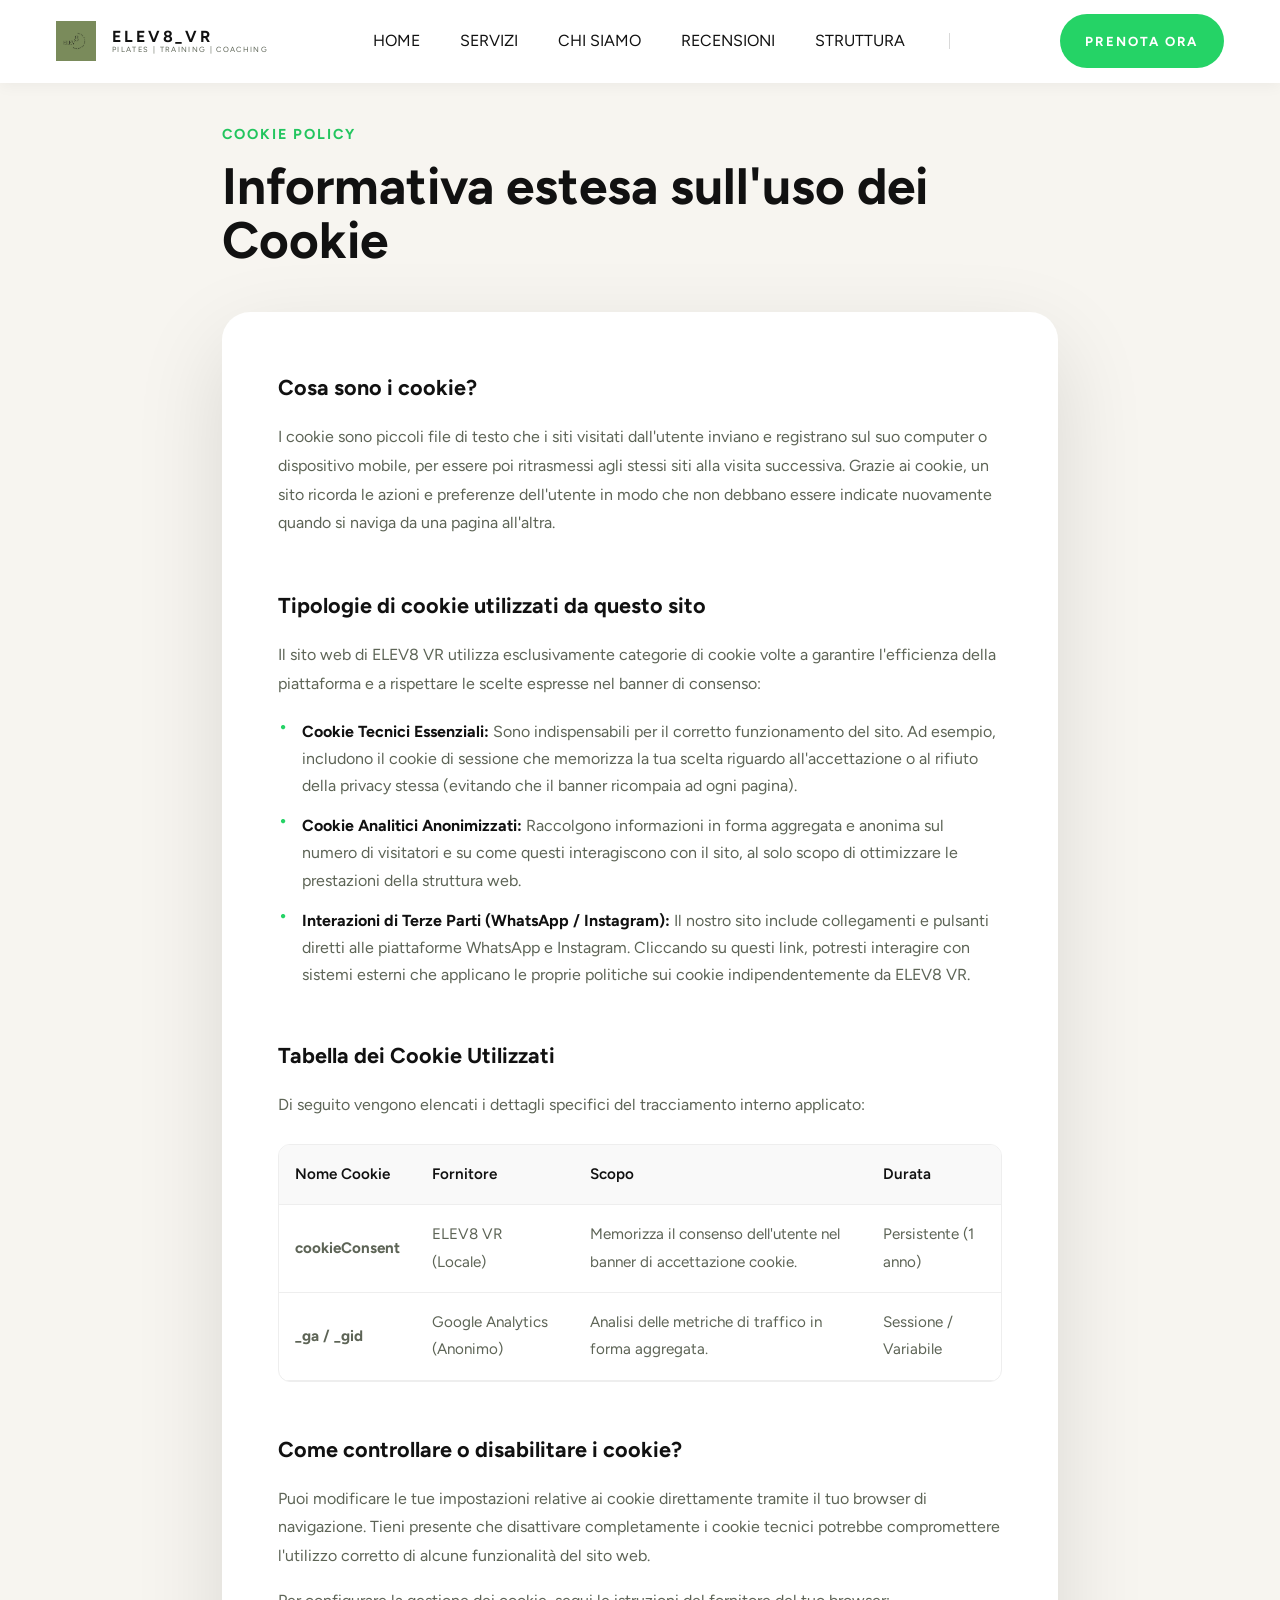
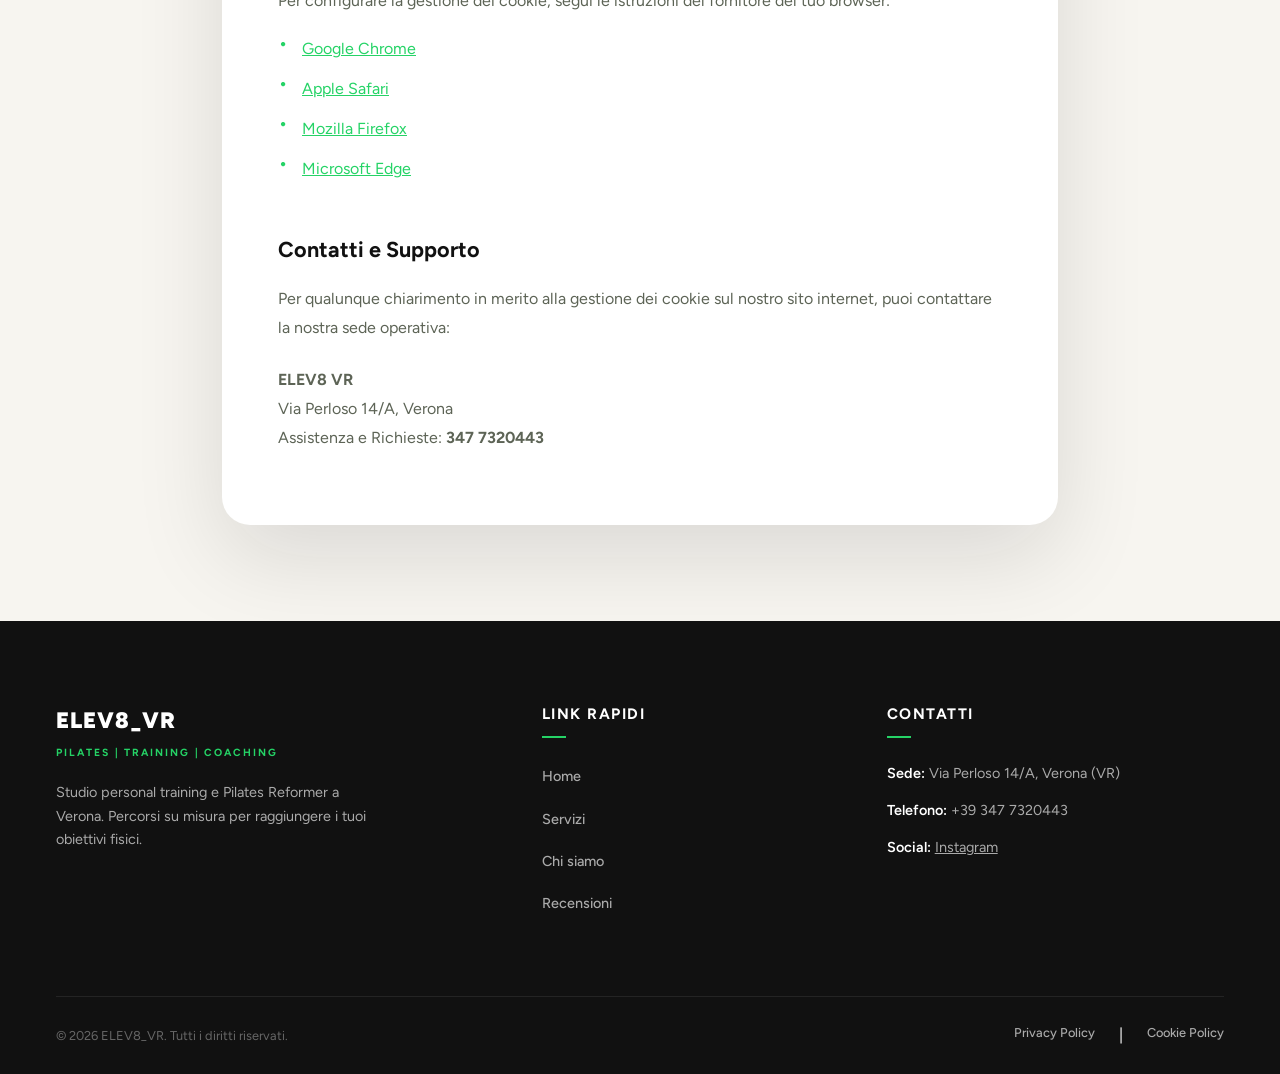
<file: cookie.html>
<!DOCTYPE html>
<html lang="it">

<head>
    <meta charset="UTF-8" />
    <meta name="viewport" content="width=device-width, initial-scale=1.0" />
    <meta name="description"
        content="Informativa sui Cookie (Cookie Policy) di ELEV8 VR - Trasparenza sull'uso dei cookie tecnici e analitici." />
    <meta name="keywords" content="cookie policy, GDPR, cookie tecnici, ELEV8 VR, Verona" />
    <meta name="author" content="ELEV8 VR" />
    <meta property="og:title" content="Cookie Policy · ELEV8 VR" />
    <meta property="og:description"
        content="Scopri come ELEV8 VR utilizza i cookie per ottimizzare la tua esperienza sul nostro sito web." />
    <meta property="og:image" content="images/logo.png" />
    <meta property="og:type" content="website" />
    <title>Cookie Policy | ELEV8 VR</title>

    <link rel="preconnect" href="https://fonts.googleapis.com" />
    <link rel="preconnect" href="https://fonts.gstatic.com" crossorigin />
    <link
        href="https://fonts.googleapis.com/css2?family=Cairo:wght@400;600;700&family=Figtree:wght@400;600;700&display=swap"
        rel="stylesheet" />
    <link rel="stylesheet" href="css/style.css" />
    <link rel="icon" type="image/png" href="images/logo.png">
    <link rel="apple-touch-icon" href="images/logo.png">

    <style>
        /* Custom Styles for a clean Cookie Policy Layout */
        .legal-container {
            max-width: 900px;
            margin: 120px auto 6rem;
            padding: 0 2rem;
        }

        .legal-content {
            background: var(--white);
            padding: 3.5rem;
            border-radius: 1.75rem;
            box-shadow: var(--shadow);
        }

        .legal-article {
            margin-bottom: 3rem;
        }

        .legal-article:last-child {
            margin-bottom: 0;
        }

        .legal-article h3 {
            font-size: 1.35rem;
            color: var(--black);
            margin-bottom: 1rem;
            font-family: var(--font-sans);
            font-weight: 700;
        }

        .legal-article p {
            color: var(--muted);
            line-height: 1.8;
            margin-bottom: 1rem;
        }

        .legal-list {
            list-style: none;
            padding: 0;
            margin: 1.2rem 0;
            display: flex;
            flex-direction: column;
            gap: 0.8rem;
        }

        .legal-list li {
            color: var(--muted);
            position: relative;
            padding-left: 1.5rem;
            line-height: 1.7;
        }

        .legal-list li::before {
            content: "•";
            position: absolute;
            left: 0;
            color: var(--olive);
            font-size: 1.3rem;
            line-height: 1;
            top: -2px;
        }

        .legal-list strong {
            color: var(--black);
        }

        /* Responsive Table Styling for Cookie Inventory */
        .cookie-table-wrapper {
            overflow-x: auto;
            margin: 1.5rem 0;
            border: 1px solid #eee;
            border-radius: 0.75rem;
        }

        .cookie-table {
            width: 100%;
            border-collapse: collapse;
            text-align: left;
            font-size: 0.95rem;
        }

        .cookie-table th,
        .cookie-table td {
            padding: 1rem;
            border-bottom: 1px solid #eee;
        }

        .cookie-table th {
            background-color: #f9f9f9;
            color: var(--black);
            font-weight: 600;
        }

        .cookie-table td {
            color: var(--muted);
        }

        @media (max-width: 768px) {
            .legal-container {
                margin-top: 100px;
                padding: 0 1rem;
            }

            .legal-content {
                padding: 2rem 1.5rem;
            }
        }
    </style>
</head>

<body>
    <!-- NAV BAR -->
    <nav id="nav">
        <div class="nav-left">
            <a href="index.html" class="nav-logo">
                <img src="images/logo.png" alt="ELEV8_VR logo" class="nav-logo-img" />
            </a>
            <div class="nav-brand">
                <span class="nav-brand-name">ELEV8_VR</span>
                <span class="nav-brand-tagline">PILATES | TRAINING | COACHING</span>
            </div>
        </div>

        <button class="nav-toggle" aria-expanded="false" aria-label="Apri menu">
            <span></span>
        </button>

        <ul class="nav-links">
            <li><a href="index.html">HOME</a></li>
            <li><a href="index.html#services">SERVIZI</a></li>
            <li><a href="index.html#coach">CHI SIAMO</a></li>
            <li><a href="index.html#reviews">RECENSIONI</a></li>
            <li><a href="index.html#structure">STRUTTURA</a></li>
            <li class="nav-divider"></li>
            <li class="nav-action-item">
                <a href="https://wa.me/393477320443?text=Vorrei%20prenotare%20una%20prova%20gratuita"
                    class="btn btn-primary" target="_blank" rel="noreferrer noopener">
                    PRENOTA ORA
                </a>
            </li>
        </ul>

        <div class="nav-actions">
            <a href="https://wa.me/393477320443?text=Vorrei%20prenotare%20una%20prova%20gratuita"
                class="btn btn-primary" target="_blank" rel="noreferrer noopener">
                PRENOTA ORA
            </a>
        </div>
    </nav>

    <main class="legal-container">
        <!-- Section Title Segment -->
        <div class="section-head" style="padding: 0 0 2rem 0;">
            <div class="section-label">Cookie Policy</div>
            <h2>Informativa estesa sull'uso dei Cookie</h2>
        </div>

        <div class="legal-content">
            <article class="legal-article">
                <h3>Cosa sono i cookie?</h3>
                <p>I cookie sono piccoli file di testo che i siti visitati dall'utente inviano e registrano sul suo
                    computer o dispositivo mobile, per essere poi ritrasmessi agli stessi siti alla visita successiva.
                    Grazie ai cookie, un sito ricorda le azioni e preferenze dell'utente in modo che non debbano essere
                    indicate nuovamente quando si naviga da una pagina all'altra.</p>
            </article>

            <article class="legal-article">
                <h3>Tipologie di cookie utilizzati da questo sito</h3>
                <p>Il sito web di ELEV8 VR utilizza esclusivamente categorie di cookie volte a garantire l'efficienza
                    della piattaforma e a rispettare le scelte espresse nel banner di consenso:</p>

                <ul class="legal-list">
                    <li><strong>Cookie Tecnici Essenziali:</strong> Sono indispensabili per il corretto funzionamento
                        del sito. Ad esempio, includono il cookie di sessione che memorizza la tua scelta riguardo
                        all'accettazione o al rifiuto della privacy stessa (evitando che il banner ricompaia ad ogni
                        pagina).</li>
                    <li><strong>Cookie Analitici Anonimizzati:</strong> Raccolgono informazioni in forma aggregata e
                        anonima sul numero di visitatori e su come questi interagiscono con il sito, al solo scopo di
                        ottimizzare le prestazioni della struttura web.</li>
                    <li><strong>Interazioni di Terze Parti (WhatsApp / Instagram):</strong> Il nostro sito include
                        collegamenti e pulsanti diretti alle piattaforme WhatsApp e Instagram. Cliccando su questi link,
                        potresti interagire con sistemi esterni che applicano le proprie politiche sui cookie
                        indipendentemente da ELEV8 VR.</li>
                </ul>
            </article>

            <article class="legal-article">
                <h3>Tabella dei Cookie Utilizzati</h3>
                <p>Di seguito vengono elencati i dettagli specifici del tracciamento interno applicato:</p>

                <div class="cookie-table-wrapper">
                    <table class="cookie-table">
                        <thead>
                            <tr>
                                <th>Nome Cookie</th>
                                <th>Fornitore</th>
                                <th>Scopo</th>
                                <th>Durata</th>
                            </tr>
                        </thead>
                        <tbody>
                            <tr>
                                <td><strong>cookieConsent</strong></td>
                                <td>ELEV8 VR (Locale)</td>
                                <td>Memorizza il consenso dell'utente nel banner di accettazione cookie.</td>
                                <td>Persistente (1 anno)</td>
                            </tr>
                            <tr>
                                <td><strong>_ga / _gid</strong></td>
                                <td>Google Analytics (Anonimo)</td>
                                <td>Analisi delle metriche di traffico in forma aggregata.</td>
                                <td>Sessione / Variabile</td>
                            </tr>
                        </tbody>
                    </table>
                </div>
            </article>

            <article class="legal-article">
                <h3>Come controllare o disabilitare i cookie?</h3>
                <p>Puoi modificare le tue impostazioni relative ai cookie direttamente tramite il tuo browser di
                    navigazione. Tieni presente che disattivare completamente i cookie tecnici potrebbe compromettere
                    l'utilizzo corretto di alcune funzionalità del sito web.</p>
                <p>Per configurare la gestione dei cookie, segui le istruzioni del fornitore del tuo browser:</p>
                <ul class="legal-list">
                    <li><a href="https://support.google.com/chrome/answer/95647" target="_blank"
                            rel="noreferrer noopener" style="text-decoration: underline; color: var(--olive);">Google
                            Chrome</a></li>
                    <li><a href="https://support.apple.com/kb/ph21411" target="_blank" rel="noreferrer noopener"
                            style="text-decoration: underline; color: var(--olive);">Apple Safari</a></li>
                    <li><a href="https://support.mozilla.org/it/kb/Attivare%20e%20disattivare%20i%20cookie"
                            target="_blank" rel="noreferrer noopener"
                            style="text-decoration: underline; color: var(--olive);">Mozilla Firefox</a></li>
                    <li><a href="https://support.microsoft.com/it-it/help/17442/windows-internet-explorer-delete-manage-cookies"
                            target="_blank" rel="noreferrer noopener"
                            style="text-decoration: underline; color: var(--olive);">Microsoft Edge</a></li>
                </ul>
            </article>

            <article class="legal-article">
                <h3>Contatti e Supporto</h3>
                <p>Per qualunque chiarimento in merito alla gestione dei cookie sul nostro sito internet, puoi
                    contattare la nostra sede operativa:</p>
                <p style="margin-top: 1.5rem;"><strong>ELEV8 VR</strong><br />Via Perloso 14/A, Verona<br />Assistenza e
                    Richieste: <strong>347 7320443</strong></p>
            </article>
        </div>
    </main>

    <!-- MAIN FOOTER -->
    <footer id="main-footer">
        <div class="footer-container">
            <div class="footer-brand-wrap">
                <div class="footer-logo">
                    <span class="footer-brand-name">ELEV8_VR</span>
                    <span class="footer-brand-tagline">PILATES | TRAINING | COACHING</span>
                </div>
                <p class="footer-bio">Studio personal training e Pilates Reformer a Verona. Percorsi su misura per
                    raggiungere i tuoi obiettivi fisici.</p>
            </div>

            <div>
                <h4 class="footer-heading">Link Rapidi</h4>
                <ul class="footer-links-list">
                    <li><a href="index.html">Home</a></li>
                    <li><a href="index.html#services">Servizi</a></li>
                    <li><a href="index.html#coach">Chi siamo</a></li>
                    <li><a href="index.html#reviews">Recensioni</a></li>
                </ul>
            </div>

            <div>
                <h4 class="footer-heading">Contatti</h4>
                <p class="footer-info-item"><strong>Sede:</strong> Via Perloso 14/A, Verona (VR)</p>
                <p class="footer-info-item"><strong>Telefono:</strong> +39 347 7320443</p>
                <p class="footer-info-item"><strong>Social:</strong> <a href="https://instagram.com/elev8_vr"
                        target="_blank" rel="noreferrer noopener" style="text-decoration: underline;">Instagram</a></p>
            </div>
        </div>

        <div class="footer-bottom">
            <div class="footer-bottom-container">
                <p>&copy; 2026 ELEV8_VR. Tutti i diritti riservati.</p>
                <div class="footer-legal-links">
                    <a href="privacy.html">Privacy Policy</a> | <a href="cookie.html">Cookie Policy</a>
                </div>
            </div>
        </div>
    </footer>

    <a href="#" class="back-to-top">
        <svg xmlns="http://www.w3.org/2000/svg" width="20" height="20" viewBox="0 0 24 24" fill="none"
            stroke="currentColor" stroke-width="2.5" stroke-linecap="round" stroke-linejoin="round">
            <polyline points="18 15 12 9 6 15" />
        </svg>
    </a>

    <script src="js/main.js"></script>
</body>

</html>
</file>
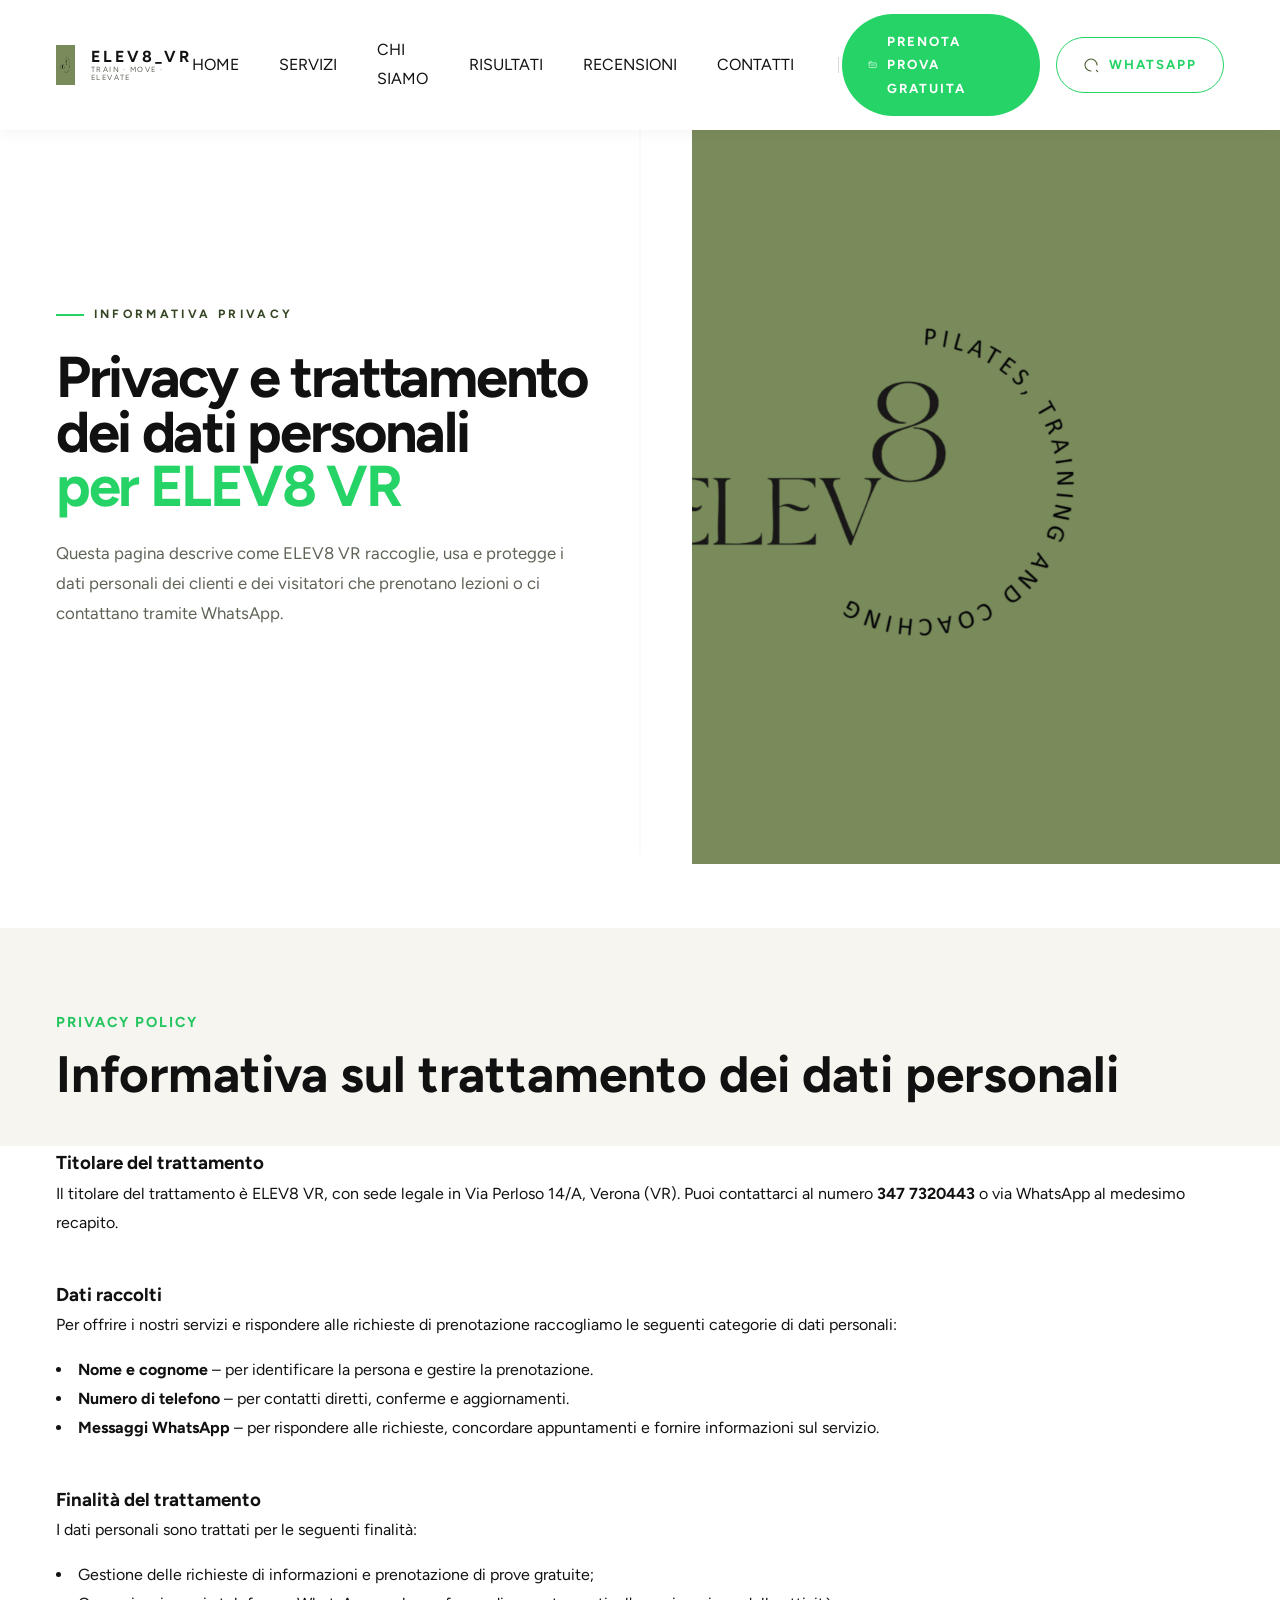
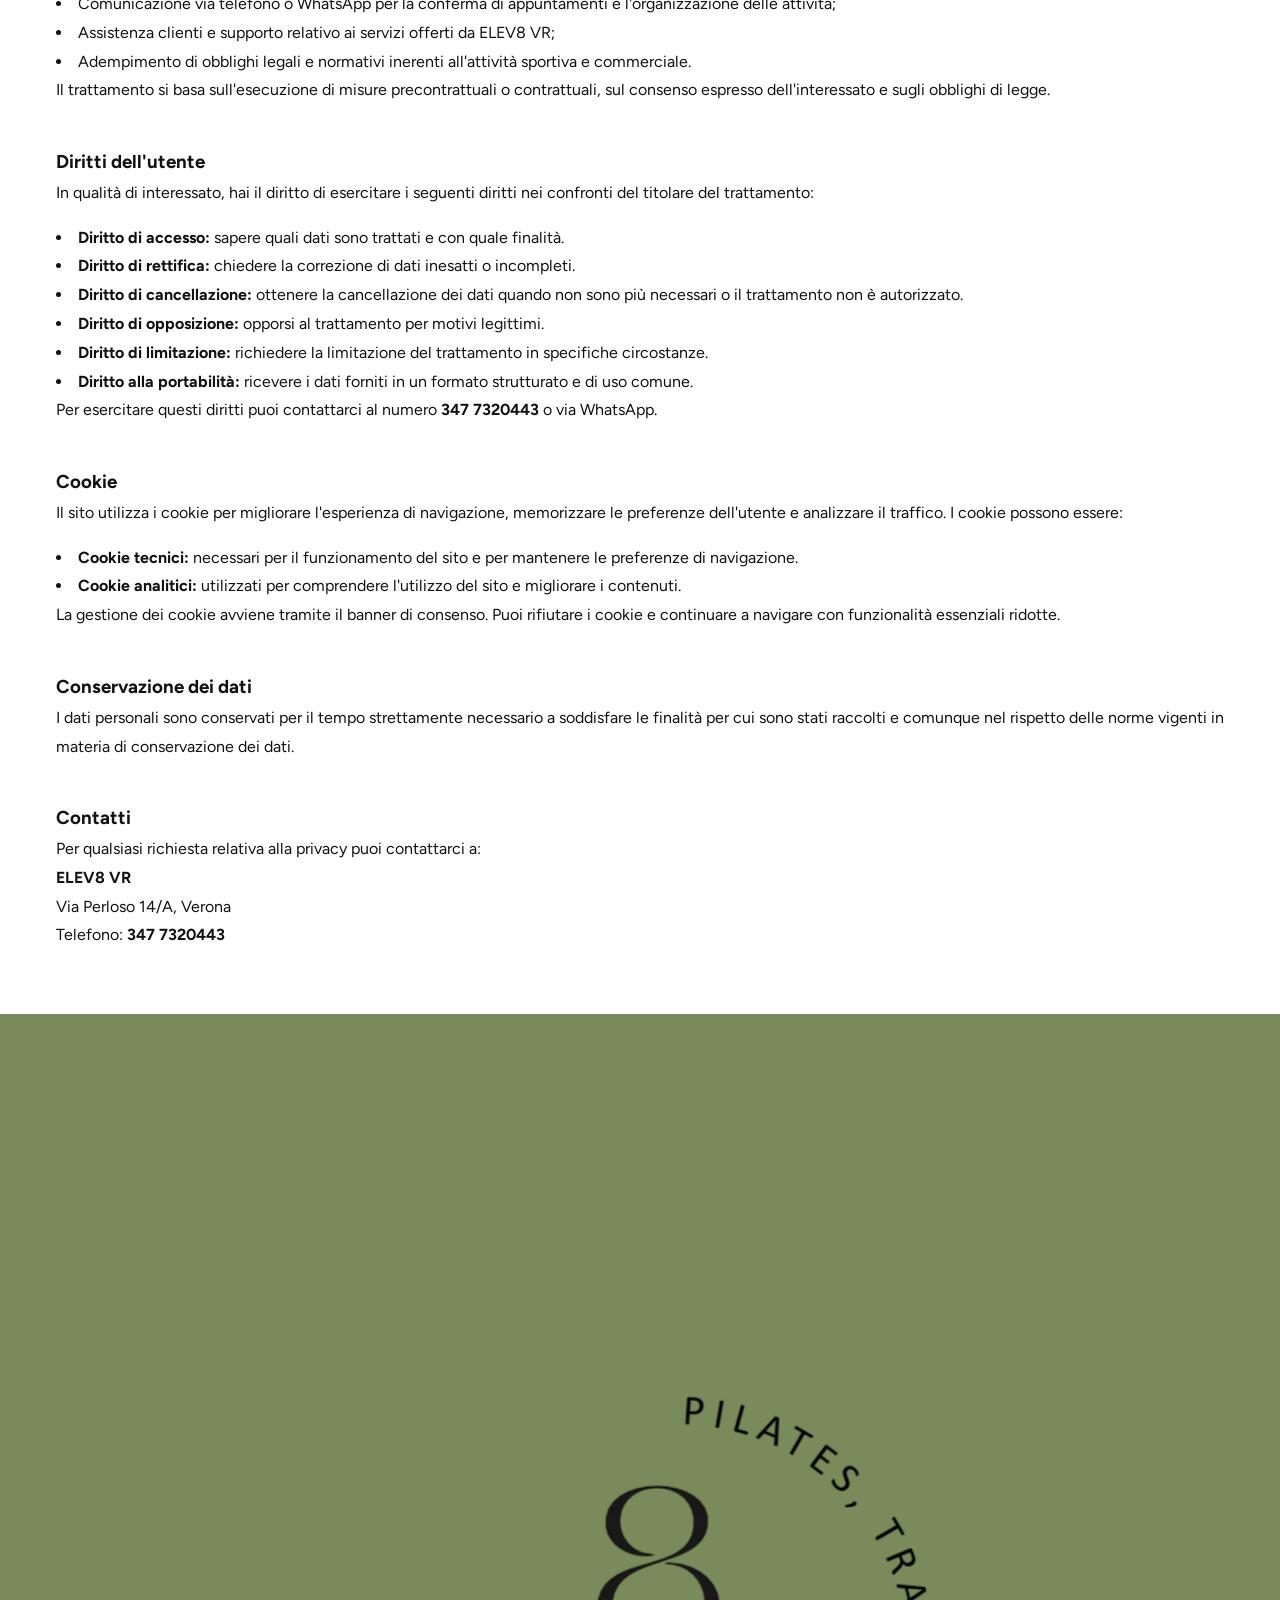
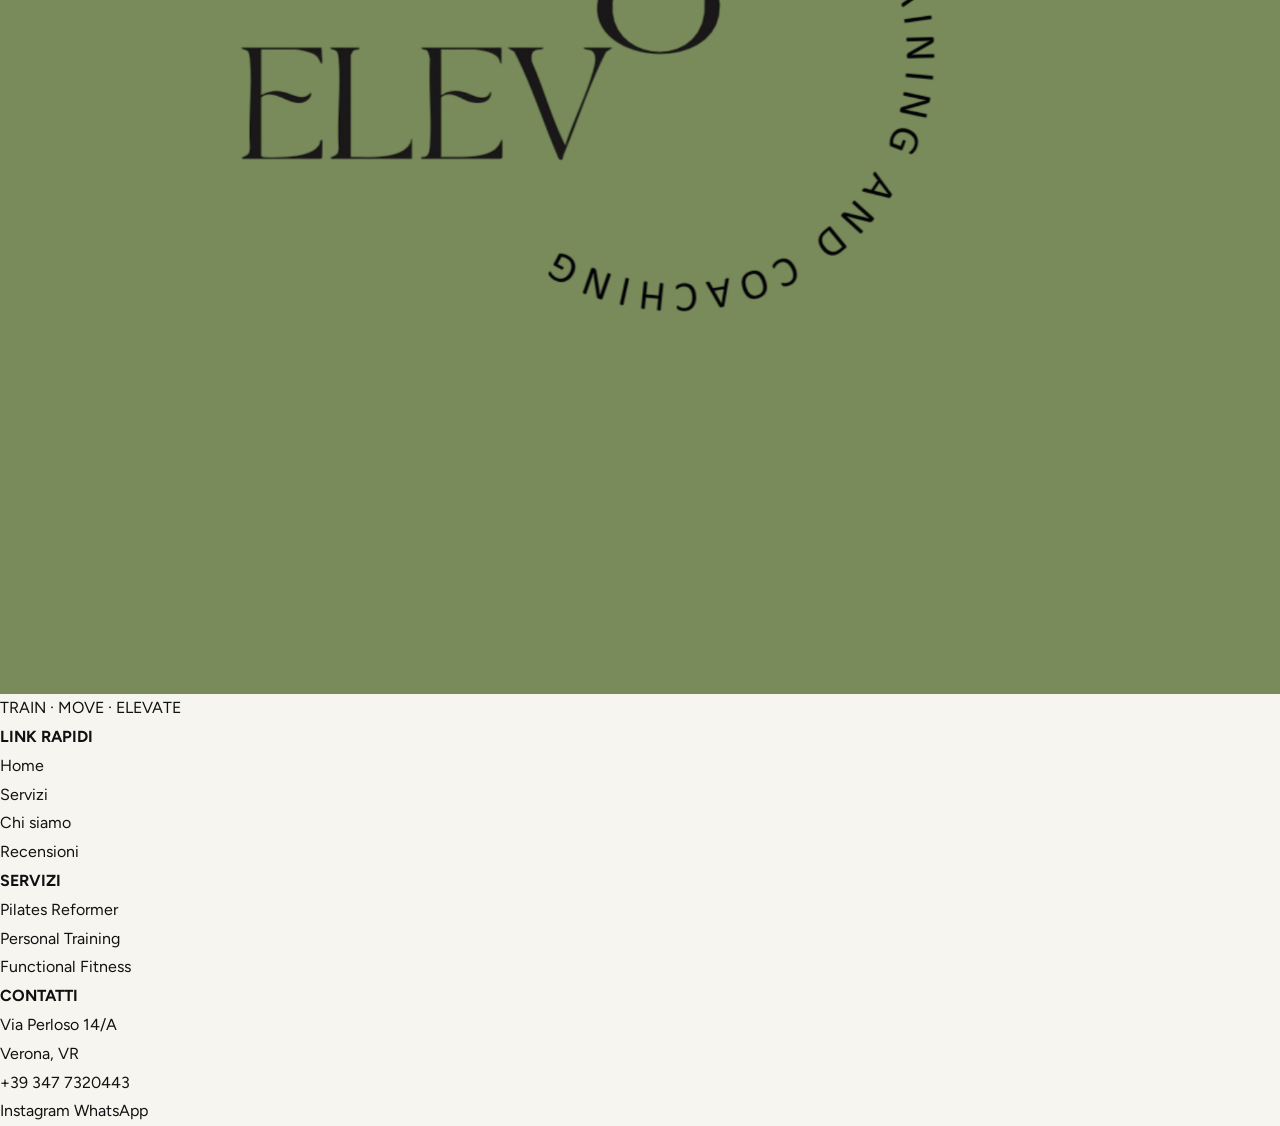
<file: privacy.html>
<!DOCTYPE html>
<html lang="it">

<head>
    <meta charset="UTF-8" />
    <meta name="viewport" content="width=device-width, initial-scale=1.0" />
    <meta name="description"
        content="Privacy Policy ELEV8 VR - trattamento dei dati personali per prenotazioni e contatti via WhatsApp." />
    <meta name="keywords" content="privacy, GDPR, ELEV8 VR, personal training, Pilates, Verona" />
    <meta name="author" content="ELEV8 VR" />
    <meta property="og:title" content="Privacy Policy · ELEV8 VR" />
    <meta property="og:description"
        content="Informativa privacy per raccolta nome, telefono e messaggi WhatsApp presso ELEV8 VR." />
    <meta property="og:image" content="images/logo.png" />
    <meta property="og:type" content="website" />
    <title>Privacy Policy | ELEV8 VR</title>
    <link rel="preconnect" href="https://fonts.googleapis.com" />
    <link rel="preconnect" href="https://fonts.gstatic.com" crossorigin />
    <link
        href="https://fonts.googleapis.com/css2?family=Bebas+Neue&family=Barlow+Condensed:wght@400;600;700;800&family=Barlow:ital,wght@0,400;1,300&display=swap"
        rel="stylesheet">
    <link
        href="https://fonts.googleapis.com/css2?family=Cairo:wght@300;400;500;600;700&family=Figtree:wght@300;400;500;600;700&display=swap"
        rel="stylesheet" />
    <link rel="stylesheet" href="css/style.css" />
    <link rel="icon" type="image/png" href="images/logo.png">
    <link rel="apple-touch-icon" href="images/logo.png">
</head>

<body>
    <nav id="nav">
        <div class="nav-left">
            <a href="index.html#hero" class="nav-logo">
                <img src="images/logo.png" alt="ELEV8_VR logo" class="nav-logo-img" />
            </a>
            <div class="nav-brand">
                <span class="nav-brand-name">ELEV8_VR</span>
                <span class="nav-brand-tagline">TRAIN · MOVE · ELEVATE</span>
            </div>
        </div>

        <button class="nav-toggle" aria-expanded="false" aria-label="Apri menu">
            <span></span>
        </button>

        <ul class="nav-links">
            <li><a href="index.html#hero">HOME</a></li>
            <li><a href="index.html#services">SERVIZI</a></li>
            <li><a href="index.html#coach">CHI SIAMO</a></li>
            <li><a href="index.html#results">RISULTATI</a></li>
            <li><a href="index.html#results">RECENSIONI</a></li>
            <li><a href="index.html#contact">CONTATTI</a></li>
            <li class="nav-divider"></li>
            <li class="nav-action-item">
                <a href="https://wa.me/393477320443?text=Vorrei%20prenotare%20una%20prova%20gratuita" class="btn btn-primary" target="_blank" rel="noreferrer noopener">
                    <svg width="16" height="16" viewBox="0 0 24 24" fill="none" aria-hidden="true" class="icon-svg">
                        <path d="M3 8.5V6a3 3 0 0 1 3-3h2.5" stroke="#fff" stroke-width="1.6" stroke-linecap="round" stroke-linejoin="round"/>
                        <rect x="3" y="6.5" width="18" height="12" rx="2" stroke="#fff" stroke-width="1.6"/>
                        <path d="M8 12h8" stroke="#fff" stroke-width="1.6" stroke-linecap="round"/>
                    </svg>
                    PRENOTA PROVA GRATUITA
                </a>
            </li>
            <li class="nav-action-item">
                <a href="https://wa.me/393477320443" class="btn btn-outline" target="_blank" rel="noreferrer noopener">
                    <svg width="16" height="16" viewBox="0 0 24 24" fill="none" aria-hidden="true" class="icon-svg">
                        <path d="M21 12a9 9 0 1 0-9 9" stroke="#4a5c2f" stroke-width="1.6" stroke-linecap="round" stroke-linejoin="round"/>
                        <path d="M22 22l-2-2" stroke="#4a5c2f" stroke-width="1.6" stroke-linecap="round"/>
                    </svg>
                    WHATSAPP
                </a>
            </li>
        </ul>

        <div class="nav-actions">
            <a href="https://wa.me/393477320443?text=Vorrei%20prenotare%20una%20prova%20gratuita" class="btn btn-primary" target="_blank" rel="noreferrer noopener">
                <svg width="16" height="16" viewBox="0 0 24 24" fill="none" aria-hidden="true" class="icon-svg">
                    <path d="M3 8.5V6a3 3 0 0 1 3-3h2.5" stroke="#fff" stroke-width="1.6" stroke-linecap="round" stroke-linejoin="round"/>
                    <rect x="3" y="6.5" width="18" height="12" rx="2" stroke="#fff" stroke-width="1.6"/>
                    <path d="M8 12h8" stroke="#fff" stroke-width="1.6" stroke-linecap="round"/>
                </svg>
                PRENOTA PROVA GRATUITA
            </a>
            <a href="https://wa.me/393477320443" class="btn btn-outline" target="_blank" rel="noreferrer noopener">
                <svg width="16" height="16" viewBox="0 0 24 24" fill="none" aria-hidden="true" class="icon-svg">
                    <path d="M21 12a9 9 0 1 0-9 9" stroke="#4a5c2f" stroke-width="1.6" stroke-linecap="round" stroke-linejoin="round"/>
                    <path d="M22 22l-2-2" stroke="#4a5c2f" stroke-width="1.6" stroke-linecap="round"/>
                </svg>
                WHATSAPP
            </a>
        </div>
    </nav>

    <main>
        <section class="hero-section">
            <div class="hero-copy">
                <span class="eyebrow">INFORMATIVA PRIVACY</span>
                <h1>Privacy e trattamento dei dati personali<br /><span>per ELEV8 VR</span></h1>
                <p>Questa pagina descrive come ELEV8 VR raccoglie, usa e protegge i dati personali dei clienti e dei
                    visitatori che prenotano lezioni o ci contattano tramite WhatsApp.</p>
            </div>
            <div class="hero-image">
                <div class="hero-slides">
                    <div class="hero-carousel-slide">
                        <img src="images/logo.png" alt="ELEV8 VR privacy" />
                    </div>
                </div>
            </div>
        </section>

        <section class="section-head">
            <div class="section-label">Privacy Policy</div>
            <h2>Informativa sul trattamento dei dati personali</h2>
        </section>

        <section class="about-text" style="padding: 0 3.5rem 4rem; background: #fff;">
            <article style="margin-bottom: 2.5rem;">
                <h3>Titolare del trattamento</h3>
                <p>Il titolare del trattamento è ELEV8 VR, con sede legale in Via Perloso 14/A, Verona (VR). Puoi contattarci
                    al numero <strong>347 7320443</strong> o via WhatsApp al medesimo recapito.</p>
            </article>

            <article style="margin-bottom: 2.5rem;">
                <h3>Dati raccolti</h3>
                <p>Per offrire i nostri servizi e rispondere alle richieste di prenotazione raccogliamo le seguenti
                    categorie di dati personali:</p>
                <ul style="margin-top: 1rem; list-style: disc inside; color: var(--text);">
                    <li><strong>Nome e cognome</strong> – per identificare la persona e gestire la prenotazione.</li>
                    <li><strong>Numero di telefono</strong> – per contatti diretti, conferme e aggiornamenti.</li>
                    <li><strong>Messaggi WhatsApp</strong> – per rispondere alle richieste, concordare appuntamenti e
                        fornire informazioni sul servizio.</li>
                </ul>
            </article>

            <article style="margin-bottom: 2.5rem;">
                <h3>Finalità del trattamento</h3>
                <p>I dati personali sono trattati per le seguenti finalità:</p>
                <ul style="margin-top: 1rem; list-style: disc inside; color: var(--text);">
                    <li>Gestione delle richieste di informazioni e prenotazione di prove gratuite;</li>
                    <li>Comunicazione via telefono o WhatsApp per la conferma di appuntamenti e l'organizzazione delle
                        attività;</li>
                    <li>Assistenza clienti e supporto relativo ai servizi offerti da ELEV8 VR;</li>
                    <li>Adempimento di obblighi legali e normativi inerenti all'attività sportiva e commerciale.</li>
                </ul>
                <p>Il trattamento si basa sull'esecuzione di misure precontrattuali o contrattuali, sul consenso espresso
                    dell'interessato e sugli obblighi di legge.</p>
            </article>

            <article style="margin-bottom: 2.5rem;">
                <h3>Diritti dell'utente</h3>
                <p>In qualità di interessato, hai il diritto di esercitare i seguenti diritti nei confronti del titolare del
                    trattamento:</p>
                <ul style="margin-top: 1rem; list-style: disc inside; color: var(--text);">
                    <li><strong>Diritto di accesso:</strong> sapere quali dati sono trattati e con quale finalità.</li>
                    <li><strong>Diritto di rettifica:</strong> chiedere la correzione di dati inesatti o incompleti.</li>
                    <li><strong>Diritto di cancellazione:</strong> ottenere la cancellazione dei dati quando non sono più
                        necessari o il trattamento non è autorizzato.</li>
                    <li><strong>Diritto di opposizione:</strong> opporsi al trattamento per motivi legittimi.</li>
                    <li><strong>Diritto di limitazione:</strong> richiedere la limitazione del trattamento in specifiche
                        circostanze.</li>
                    <li><strong>Diritto alla portabilità:</strong> ricevere i dati forniti in un formato strutturato e di uso
                        comune.</li>
                </ul>
                <p>Per esercitare questi diritti puoi contattarci al numero <strong>347 7320443</strong> o via WhatsApp.</p>
            </article>

            <article style="margin-bottom: 2.5rem;">
                <h3>Cookie</h3>
                <p>Il sito utilizza i cookie per migliorare l'esperienza di navigazione, memorizzare le preferenze dell'utente
                    e analizzare il traffico. I cookie possono essere:</p>
                <ul style="margin-top: 1rem; list-style: disc inside; color: var(--text);">
                    <li><strong>Cookie tecnici:</strong> necessari per il funzionamento del sito e per mantenere le
                        preferenze di navigazione.</li>
                    <li><strong>Cookie analitici:</strong> utilizzati per comprendere l'utilizzo del sito e migliorare i
                        contenuti.</li>
                </ul>
                <p>La gestione dei cookie avviene tramite il banner di consenso. Puoi rifiutare i cookie e continuare a
                    navigare con funzionalità essenziali ridotte.</p>
            </article>

            <article style="margin-bottom: 2.5rem;">
                <h3>Conservazione dei dati</h3>
                <p>I dati personali sono conservati per il tempo strettamente necessario a soddisfare le finalità per cui
                    sono stati raccolti e comunque nel rispetto delle norme vigenti in materia di conservazione dei dati.
                </p>
            </article>

            <article>
                <h3>Contatti</h3>
                <p>Per qualsiasi richiesta relativa alla privacy puoi contattarci a:</p>
                <p><strong>ELEV8 VR</strong><br />Via Perloso 14/A, Verona<br />Telefono: <strong>347 7320443</strong></p>
            </article>
        </section>
    </main>

    <footer class="footer">
        <div class="footer-col">
            <div class="footer-logo-wrap">
                <img src="images/logo.png" alt="ELEV8_VR logo" class="footer-logo-img" />
            </div>
            <p>TRAIN · MOVE · ELEVATE</p>
        </div>
        <div class="footer-col">
            <h4>LINK RAPIDI</h4>
            <ul>
                <li><a href="index.html#hero">Home</a></li>
                <li><a href="index.html#services">Servizi</a></li>
                <li><a href="index.html#coach">Chi siamo</a></li>
                <li><a href="index.html#results">Recensioni</a></li>
            </ul>
        </div>
        <div class="footer-col">
            <h4>SERVIZI</h4>
            <ul>
                <li>Pilates Reformer</li>
                <li>Personal Training</li>
                <li>Functional Fitness</li>
            </ul>
        </div>
        <div class="footer-col">
            <h4>CONTATTI</h4>
            <p>Via Perloso 14/A<br />Verona, VR</p>
            <p>+39 347 7320443</p>
            <div class="footer-social">
                <a href="https://instagram.com/elev8_vr" target="_blank" rel="noreferrer noopener">Instagram</a>
                <a href="https://wa.me/393477320443" target="_blank" rel="noreferrer noopener">WhatsApp</a>
            </div>
        </div>
    </footer>

    <a href="#hero" class="back-to-top">
        <svg xmlns="http://www.w3.org/2000/svg" width="20" height="20" viewBox="0 0 24 24" fill="none"
            stroke="currentColor" stroke-width="2.5" stroke-linecap="round" stroke-linejoin="round">
            <polyline points="18 15 12 9 6 15" />
        </svg>
    </a>

    <script src="js/main.js"></script>
</body>

</html>
</file>
<file: css/style.css>
﻿/* ════════════════════════════════════════════
   RESET & ROOT VARIABLES
   ════════════════════════════════════════════ */
*,
*::before,
*::after {
    box-sizing: border-box;
    margin: 0;
    padding: 0;
}

:root {
    --olive: #25d366;
    --olive-dark: #354523;
    --olive-soft: #6f8450;
    --black: #111111;
    --white: #ffffff;
    --gray-100: #f7f5f0;
    --gray-200: #e9e5dd;
    --gray-300: #d9d5c8;
    --text: #111111;
    --muted: #5d6456;
    --footer: #16210f;
    --shadow: 0 32px 90px rgba(17, 17, 17, 0.12);
    --font-sans: "Figtree", "Cairo", system-ui, "Segoe UI", Roboto, Arial, sans-serif;
}

html {
    scroll-behavior: smooth;
}

body {
    font-family: var(--font-sans);
    font-size: 1rem;
    line-height: 1.8;
    color: var(--text);
    background: var(--gray-100);
    overflow-x: hidden;
}

img {
    display: block;
    max-width: 100%;
    height: auto;
}

a {
    color: inherit;
    text-decoration: none;
}

button,
input,
select,
textarea {
    font: inherit;
}

/* ── NAV BAR ── */
nav {
    display: flex;
    justify-content: space-between;
    align-items: center;
    padding: 0.9rem 3.5rem;
    background-color: var(--white);
    position: fixed;
    top: 0;
    left: 0;
    width: 100%;
    z-index: 1000;
    box-shadow: 0 2px 15px rgba(0, 0, 0, 0.05);
}

.nav-left {
    display: flex;
    align-items: center;
    gap: 1rem;
}

.nav-logo-img {
    height: 40px;
    width: auto;
}

.nav-brand {
    display: flex;
    flex-direction: column;
    line-height: 1.1;
}

.nav-brand-name {
    font-weight: 700;
    letter-spacing: 0.18em;
    text-transform: uppercase;
    font-size: 1rem;
}

.nav-brand-tagline {
    font-size: 7.5px;
    color: var(--muted);
    letter-spacing: 0.18em;
    text-transform: uppercase;
}

.nav-links {
    display: flex;
    align-items: center;
    gap: 2.5rem;
    list-style: none;
}

.nav-item a:not(.btn-primary) {
    font-size: 0.85rem;
    font-weight: 700;
    letter-spacing: 0.08em;
    color: #2c3e50;
    text-transform: uppercase;
    transition: color 0.3s ease;
}

.nav-links a:hover {
    color: var(--olive-dark);
}

.nav-divider {
    width: 1px;
    height: 16px;
    background-color: rgba(0, 0, 0, 0.15);
    margin: 0 0.25rem;
}

.nav-item .btn-primary {
    background-color: var(--olive);
    color: var(--white);
    padding: 0.7rem 1.4rem;
    border-radius: 50px;
    font-size: 0.85rem;
    font-weight: 700;
    text-transform: uppercase;
    letter-spacing: 0.05em;
    display: inline-flex;
    align-items: center;
    gap: 8px;
    border: none;
    box-shadow: 0 4px 12px rgba(46, 104, 67, 0.25);
}

.nav-actions {
    display: flex;
    gap: 1rem;
    align-items: center;
}

.nav-action .btn {
    padding: 0.55rem 1.1rem;
    font-size: 0.78rem;
    font-weight: 700;
    letter-spacing: 0.04em;
    text-transform: uppercase;
    border-radius: 50px;
    white-space: nowrap;
}

.nav-toggle {
    display: none;
    align-items: center;
    justify-content: center;
    width: 44px;
    height: 44px;
    border: none;
    background: transparent;
    cursor: pointer;
    z-index: 101;
}

.nav-toggle span {
    display: block;
    width: 24px;
    height: 2.5px;
    background: var(--olive-dark);
    border-radius: 999px;
    position: relative;
    transition: all 300ms ease;
}

.nav-toggle span::before,
.nav-toggle span::after {
    content: '';
    position: absolute;
    left: 0;
    width: 24px;
    height: 2.5px;
    background: var(--olive-dark);
    border-radius: 999px;
    transition: all 300ms ease;
}

.nav-toggle span::before {
    top: -8px;
}

.nav-toggle span::after {
    top: 8px;
}

.nav-toggle[aria-expanded="true"] span {
    background: transparent;
}

.nav-toggle[aria-expanded="true"] span::before {
    transform: rotate(45deg) translate(7px, 7px);
}

.nav-toggle[aria-expanded="true"] span::after {
    transform: rotate(-45deg) translate(7px, -7px);
}

.nav-action-item {
    display: none;
}

/* ── BUTTONS ── */
.btn {
    display: inline-flex;
    align-items: center;
    justify-content: center;
    gap: 0.6rem;
    border-radius: 999px;
    padding: 0.95rem 1.6rem;
    font-size: 0.82rem;
    font-weight: 700;
    text-transform: uppercase;
    letter-spacing: 0.16em;
    transition: transform 0.2s ease, background-color 0.2s ease, color 0.2s ease;
}

.btn:hover {
    transform: translateY(-1px);
}

.btn-primary {
    background: var(--olive);
    color: var(--white);
}

.btn-outline {
    background: transparent;
    border: 1px solid var(--olive);
    color: var(--olive);
}

/* ── HERO ── */
.hero-section {
    min-height: 100vh;
    display: grid;
    grid-template-columns: 1fr 1fr;
    align-items: center;
    justify-items: center;
    gap: 3rem;
    padding: 100px 3.5rem 4rem;
    background: var(--white);
    max-width: 2200px;
    margin: 0 auto;
}

.hero-copy {
    max-width: 640px;
}

.eyebrow {
    display: inline-flex;
    align-items: center;
    gap: 0.6rem;
    font-size: 0.75rem;
    font-weight: 700;
    letter-spacing: 0.28em;
    text-transform: uppercase;
    color: var(--olive-dark);
    margin-bottom: 1.5rem;
}

.eyebrow::before {
    content: '';
    display: inline-block;
    width: 28px;
    height: 2px;
    background: var(--olive);
}

.hero-copy h1 {
    font-size: clamp(3rem, 4.5vw, 5.5rem);
    line-height: 0.95;
    letter-spacing: -0.04em;
    margin-bottom: 1.5rem;
    color: var(--black);
}

.hero-copy h1 span {
    display: block;
    color: var(--olive);
}

.hero-copy p {
    max-width: 560px;
    margin-bottom: 2.4rem;
    font-size: 1.05rem;
    color: var(--muted);
}

.hero-actions {
    display: flex;
    flex-wrap: wrap;
    gap: 1rem;
}

.hero-image {
    width: 100%;
    border-radius: 2rem;
    overflow: hidden;
    box-shadow: var(--shadow);
    min-height: 620px;
    position: relative;
}

.hero-dots {
    display: flex;
    justify-content: center;
    align-items: center;
    gap: 10px;
    width: 100%;
    margin-top: 1.5rem;
}

.hero-dot {
    width: 10px;
    height: 10px;
    border-radius: 50%;
    background-color: #ccc;
    cursor: pointer;
    transition: all 0.3s ease;
}

.hero-dot.active {
    background: var(--olive);
    transform: scale(1.2);
}

.hero-slides {
    display: flex;
    width: 100%;
    transition: transform 700ms ease;
}

.hero-carousel-slide {
    min-width: 100%;
    flex: 0 0 100%;
    height: 100%;
}

.hero-carousel-slide img,
.hero-image img {
    width: 100%;
    height: 100%;
    object-fit: cover;
}

.hero-badge {
    position: absolute;
    bottom: 25px;
    left: 25px;
    background: var(--white);
    backdrop-filter: blur(8px);
    -webkit-backdrop-filter: blur(8px);
    border-radius: 50px;
    padding: 12px 20px;
    box-shadow: var(--shadow);
    display: flex;
    align-items: center;
    gap: 12px;
    z-index: 100;
}

.hero-badge strong {
    font-size: 1.25rem;
    color: var(--olive);
    font-weight: 800;
    line-height: 1;
}

.hero-badge span {
    font-size: 0.75rem;
    color: var(--muted);
    font-weight: 700;
    line-height: 1.3;
}

/* ── FEATURE STRIP ── */
.feature-strip {
    display: grid;
    grid-template-columns: repeat(5, minmax(0, 1fr));
    gap: 1rem;
    background: var(--gray-100);
    padding: 2rem 3.5rem;
}

.feature-item {
    background: var(--white);
    border-radius: 1.5rem;
    padding: 1.6rem;
    box-shadow: 0 18px 40px rgba(17, 17, 17, 0.06);
    display: grid;
    gap: 0.75rem;
}

section.feature-strip svg,
.feature-strip .feature-icon,
article.feature-item svg {
    width: 30px !important;
    height: 30px !important;
    display: block !important;
    margin-bottom: 14px !important;
}

section.feature-strip svg path,
section.feature-strip svg circle,
.feature-icon path,
.feature-icon circle {
    stroke: #22c55e !important;
    stroke-width: 2px !important;
}

section.feature-strip svg[fill]:not([fill="none"]) path {
    fill: #22c55e !important;
}

.feature-item strong {
    display: block;
    font-size: 0.95rem;
    color: var(--black);
    margin-bottom: 0.3rem;
}

.feature-item span {
    color: var(--muted);
    font-size: 0.95rem;
    line-height: 1.6;
}

/* ── SECTIONS HEADS ── */
.section-head {
    padding: 5rem 3.5rem 2rem;
}

.section-label {
    display: inline-block !important;
    font-size: 0.9rem !important;
    font-weight: 700 !important;
    text-transform: uppercase !important;
    letter-spacing: 2px !important;
    color: #22c55e !important;
    margin-bottom: 0.75rem !important;
}

.section-head h2,
.section-title {
    font-size: clamp(2.4rem, 4vw, 3.5rem);
    line-height: 1.05;
    color: var(--black);
    margin-bottom: 0.8rem;
}

/* ── SERVICES ── */
.services-section {
    background: var(--white);
}

.services-grid {
    display: grid;
    grid-template-columns: repeat(3, minmax(0, 1fr));
    gap: 1.5rem;
    padding: 1rem 3.5rem 4rem;
}

.service-card {
    background: var(--white);
    border-radius: 1.75rem;
    overflow: hidden;
    box-shadow: var(--shadow);
    display: flex;
    flex-direction: column;
}

.service-card img {
    width: 100%;
    aspect-ratio: 4 / 3;
    object-fit: cover;
}

.service-card-body {
    padding: 1.75rem;
    display: flex;
    flex-direction: column;
    gap: 1.1rem;
}

.service-card-body h3 {
    font-size: 1.25rem;
    color: var(--black);
}

.service-card-body p {
    color: var(--muted);
    line-height: 1.8;
}

.services-grid .service-card-body a.service-link {
    display: inline-block !important;
    color: var(--olive-dark) !important;
    font-family: 'Cairo', sans-serif !important;
    font-weight: 700 !important;
    font-size: 0.85rem !important;
    letter-spacing: 0.15em !important;
    text-transform: uppercase !important;
    text-decoration: none !important;
    margin-top: 0.5rem;
    transition: color 0.25s ease, transform 0.25s ease !important;
}

.services-grid .service-card-body a.service-link:hover,
.services-grid .service-card-body a.service-link:focus {
    color: var(--black) !important;
    transform: translateX(4px) !important;
}

/* ── COACH ── */
.coach-section {
    display: grid;
    grid-template-columns: 1.2fr 1fr 0.95fr;
    gap: 1.5rem;
    align-items: center;
    padding: 5rem 3.5rem;
    background: var(--gray-100);
}

.coach-copy {
    max-width: 520px;
}

.coach-subtitle {
    margin: 1rem 0 1.8rem;
    font-size: 0.95rem;
    font-weight: 700;
    letter-spacing: 0.18em;
    text-transform: uppercase;
    color: var(--olive);
}

.coach-copy p {
    color: var(--muted);
    line-height: 1.9;
    margin-bottom: 2rem;
}

.coach-image {
    border-radius: 2rem;
    overflow: hidden;
    box-shadow: var(--shadow);
    min-height: 560px;
}

.coach-image img {
    width: 100%;
    height: 100%;
    object-fit: cover;
}

.coach-details {
    display: grid;
    gap: 1rem;
    background: var(--white);
    border-radius: 1.75rem;
    padding: 2rem;
    box-shadow: var(--shadow);
}

.coach-bullet {
    display: flex;
    align-items: flex-start;
    gap: 0.9rem;
    color: var(--muted);
    font-weight: 600;
}

.coach-bullet span {
    color: var(--olive);
    margin-top: 0.15rem;
}

/* ── REVIEWS (GRID ENGINE INTEGRATION) ── */
.reviews-section {
    overflow: hidden;
    position: relative;
    padding-bottom: 4rem;
}

.reviews-summary {
    padding: 2.5rem;
    border-radius: 2rem;
    background: var(--olive);
    color: var(--white);
    box-shadow: var(--shadow);
    display: grid;
    gap: 1.2rem;
    text-align: center;
    transition: transform 0.2s ease, box-shadow 0.2s ease;
}

.reviews-summary:hover {
    transform: translateY(-3px);
    box-shadow: 0 40px 100px rgba(17, 17, 17, 0.18);
}

.reviews-cta {
    font-size: 0.78rem;
    font-weight: 700;
    letter-spacing: 0.18em;
    text-transform: uppercase;
    text-decoration: underline;
    opacity: 0.9;
}

.reviews-score {
    font-size: 4.8rem;
    font-weight: 800;
    line-height: 0.95;
}

.reviews-stars {
    font-size: 1.35rem;
    letter-spacing: 0.08em;
}

.reviews-note {
    font-weight: 700;
    letter-spacing: 0.18em;
    text-transform: uppercase;
}

.reviews-carousel {
    position: relative;
    width: 100%;
    max-width: 1200px;
    margin: 0 auto;
    padding: 0 1rem;
}

.reviews-track {
    display: flex;
    gap: 1rem;
    transition: transform 400ms ease;
    will-change: transform;
}

.review-card {
    min-width: 320px;
    flex: 0 0 320px;
    background: var(--white);
    border-radius: 1.75rem;
    padding: 2rem;
    box-shadow: var(--shadow);
    display: grid;
    gap: 1rem;
}

.review-card-head {
    display: flex;
    align-items: center;
    gap: 0.75rem;
    font-weight: 700;
    color: var(--olive-dark);
}

.review-logo {
    display: inline-flex;
    align-items: center;
    justify-content: center;
    width: 34px;
    height: 34px;
    border-radius: 50%;
    background: var(--gray-200);
}

.review-stars {
    color: var(--olive);
    font-size: 1rem;
}

.review-card p {
    color: var(--muted);
    line-height: 1.85;
}

.review-card strong {
    color: var(--black);
}

.carousel-arrows {
    display: flex;
    gap: 0.75rem;
    justify-content: flex-end;
}

.arrow-btn {
    border: 1px solid var(--gray-300);
    background: var(--gray-100);
    color: var(--black);
    border-radius: 999px;
    width: 48px;
    height: 48px;
    cursor: pointer;
}

/* ── STRUCTURE & MAP ── */
.structure-section {
    display: grid;
    grid-template-columns: 1.1fr 0.9fr;
    gap: 2rem;
    align-items: start;
    padding: 5rem 3.5rem;
    background: var(--gray-100);
}

.map-label,
.structure-section .structure-left span:first-child {
    font-size: 0.8rem;
    font-weight: 700;
    letter-spacing: 0.12em;
    color: var(--olive);
    text-transform: uppercase;
}

.structure-left h2,
.structure-right h3 {
    font-size: clamp(2rem, 3vw, 2.6rem);
    margin: 1rem 0 1.5rem;
    color: var(--black);
    line-height: 1.1;
}

.structure-gallery {
    display: grid;
    grid-template-columns: repeat(3, minmax(0, 1fr));
    gap: 1rem;
    margin-bottom: 1.75rem;
}

.structure-gallery img {
    width: 100%;
    aspect-ratio: 4 / 3;
    object-fit: cover;
    border-radius: 1.5rem;
}

.amenities-list {
    list-style: none;
    display: grid;
    gap: 1rem;
    margin: 1.5rem 0 2rem;
}

.amenities-list li {
    display: flex;
    align-items: center;
    gap: 0.9rem;
    color: var(--muted);
    font-weight: 600;
}

.map-info-list {
    list-style: none;
    padding: 0;
    margin: 1.5rem 0;
    display: flex;
    flex-direction: column;
    gap: 1rem;
}

.map-info-list li {
    font-size: 1.1rem;
    color: var(--muted);
    display: flex;
    align-items: center;
    gap: 12px;
}

.map-info-list li span {
    font-size: 1.35rem;
    display: inline-flex;
    align-items: center;
    justify-content: center;
    min-width: 28px;
    color: initial;
    font-family: "Apple Color Emoji", "Segoe UI Emoji", "Noto Color Emoji", sans-serif;
    filter: none;
    opacity: 1;
}

.map-frame-wrap {
    border-radius: 12px;
    overflow: hidden;
    min-height: 320px;
    box-shadow: var(--shadow);
}

.map-frame {
    width: 100%;
    height: 100%;
    min-height: 320px;
    border: 0;
    border-radius: 12px;
}

.map-info-list .map-icon {
    flex-shrink: 0;
    fill: #22c55e;
    width: 20px;
    height: 20px;
    display: inline-block;
}

/* ── CTA BANNER ── */
.cta-banner {
    background-color: #2b3a33;
    padding: 5rem 3.5rem;
    width: 100%;
    display: flex;
    justify-content: center;
    align-items: center;
}

.cta-container {
    max-width: 1200px;
    width: 100%;
    display: flex;
    justify-content: space-between;
    align-items: center;
    gap: 4rem;
}

.cta-content {
    flex: 1;
    max-width: 700px;
}

.cta-title {
    font-size: 2.2rem;
    font-weight: 800;
    color: var(--white);
    letter-spacing: -0.01em;
    margin-bottom: 0.75rem;
    line-height: 1.2;
}

.cta-subtitle {
    font-size: 1.05rem;
    font-weight: 400;
    color: rgba(255, 255, 255, 0.85);
    line-height: 1.5;
}

.cta-actions {
    display: flex;
    align-items: center;
    gap: 1.2rem;
    flex-shrink: 0;
}

.btn-cta {
    display: inline-flex;
    align-items: center;
    justify-content: center;
    gap: 0.5rem;
    padding: 0.9rem 1.8rem;
    font-size: 0.85rem;
    font-weight: 700;
    letter-spacing: 0.05em;
    text-transform: uppercase;
    border-radius: 50px;
    transition: all 0.3s cubic-bezier(0.25, 0.8, 0.25, 1);
    white-space: nowrap;
}

.btn-cta.primary {
    background-color: #2ecc71;
    color: var(--white);
    border: 2px solid #2ecc71;
}

.btn-cta.primary:hover {
    background-color: #27ae60;
    border-color: #27ae60;
    transform: translateY(-2px);
    box-shadow: 0 5px 15px rgba(46, 204, 113, 0.3);
}

.btn-cta.outline {
    background-color: transparent;
    color: var(--white);
    border: 2px solid rgba(255, 255, 255, 0.4);
}

.btn-cta.outline:hover {
    background-color: var(--white);
    color: #2b3a33;
    border-color: var(--white);
    transform: translateY(-2px);
}

/* ── FOOTER ── */
#main-footer {
    background-color: #111111;
    color: var(--white);
    padding: 5rem 3.5rem 0;
    width: 100%;
}

.footer-container {
    max-width: 1200px;
    margin: 0 auto;
    display: grid;
    grid-template-columns: 1.5fr 1fr 1.2fr;
    gap: 4rem;
    padding-bottom: 4rem;
}

.footer-logo {
    display: flex;
    flex-direction: column;
    margin-bottom: 1.2rem;
}

.footer-brand-name {
    font-size: 1.4rem;
    font-weight: 900;
    letter-spacing: 0.05em;
    color: var(--white);
}

.footer-brand-tagline {
    font-size: 0.65rem;
    font-weight: 700;
    letter-spacing: 0.2em;
    color: var(--olive);
    margin-top: 0.15rem;
}

.footer-bio {
    font-size: 0.9rem;
    line-height: 1.6;
    color: #aaaaaa;
    max-width: 320px;
}

.footer-heading {
    font-size: 0.95rem;
    font-weight: 700;
    text-transform: uppercase;
    letter-spacing: 0.1em;
    color: var(--white);
    margin-bottom: 1.5rem;
}

.footer-heading::after {
    content: '';
    display: block;
    width: 24px;
    height: 2px;
    background-color: var(--olive);
    margin-top: 0.5rem;
}

.footer-links-list {
    list-style: none;
}

.footer-links-list li {
    margin-bottom: 0.85rem;
}

.footer-links-list a,
.footer-legal-links a {
    color: #aaaaaa;
    font-size: 0.9rem;
    font-weight: 500;
    transition: color 0.2s ease;
}

.footer-links-list a:hover,
.footer-legal-links a:hover {
    color: var(--white);
}

.footer-info-item {
    font-size: 0.9rem;
    line-height: 1.6;
    color: #aaaaaa;
    margin-bottom: 0.85rem;
}

.footer-info-item strong {
    color: var(--white);
    font-weight: 600;
}

.footer-bottom {
    border-top: 1px solid rgba(255, 255, 255, 0.08);
    padding: 1.5rem 0;
}

.footer-bottom-container {
    max-width: 1200px;
    margin: 0 auto;
    display: flex;
    justify-content: space-between;
    align-items: center;
}

.footer-bottom p {
    font-size: 0.8rem;
    color: #666666;
}

.footer-legal-links {
    display: flex;
    gap: 1.5rem;
}

.footer-legal-links a {
    font-size: 0.8rem;
}

/* ── UTILITY FIXES ── */
.back-to-top {
    position: fixed;
    right: 2rem;
    bottom: 2rem;
    width: 48px;
    height: 48px;
    border-radius: 50%;
    display: flex;
    align-items: center;
    justify-content: center;
    background: var(--olive);
    color: var(--white);
    box-shadow: 0 18px 40px rgba(17, 17, 17, 0.18);
    opacity: 0;
    visibility: hidden;
    transition: opacity 0.2s ease, visibility 0.2s ease;
}

.back-to-top.visible {
    opacity: 1;
    visibility: visible;
}

.cookie-banner {
    position: fixed;
    left: 0;
    right: 0;
    bottom: 0;
    z-index: 999;
    background: #1e3a2f;
    color: var(--white);
    display: flex;
    align-items: center;
    justify-content: space-between;
    gap: 1rem;
    padding: 1rem 2rem;
    box-shadow: 0 -10px 30px rgba(0, 0, 0, 0.25);
}

.cookie-banner__text {
    flex: 1;
    font-size: 0.95rem;
    line-height: 1.6;
    min-width: 220px;
}

.cookie-banner__text a {
    color: #c9a96e;
    text-decoration: underline;
}

.cookie-banner__actions {
    display: flex;
    gap: 0.75rem;
    flex-wrap: wrap;
}

.btn-cookie-accept {
    background: #c9a96e;
    color: #111111;
    border: none;
}

.btn-cookie-reject {
    background: transparent;
    color: var(--white);
    border: 1px solid var(--white);
}

/* ════════════════════════════════════════════
   ELEV8 FAQ SYSTEM & MODAL STYLES
   ════════════════════════════════════════════ */

/* ── FAQ FLOATING TRIGGER BUTTON ── */
.floating-faq-trigger {
    position: fixed !important;
    bottom: 30px !important;
    right: 30px !important;
    left: auto !important;
    z-index: 99999 !important;
    /* Kept safely below cookie banners but over content elements */
    display: inline-flex !important;
    align-items: center !important;
    gap: 0.65rem !important;
    background: linear-gradient(135deg, #2d4a43 0%, #1c332e 100%) !important;
    color: #ffffff !important;
    border: none !important;
    border-radius: 999px !important;
    padding: 14px 24px !important;
    font-size: 0.82rem !important;
    font-weight: 700 !important;
    letter-spacing: 0.14em !important;
    text-transform: uppercase !important;
    cursor: pointer !important;
    box-shadow: 0 8px 24px rgba(45, 74, 67, 0.3) !important;
    pointer-events: auto !important;
    transition: transform 250ms cubic-bezier(0.4, 0, 0.2, 1), box-shadow 250ms ease, background 250ms ease !important;
}

.floating-faq-trigger:hover {
    transform: translateY(-4px) scale(1.02) !important;
    box-shadow: 0 12px 28px rgba(45, 74, 67, 0.45) !important;
    background: linear-gradient(135deg, #375b52 0%, #223d37 100%) !important;
}

.faq-icon-bubble {
    width: 22px !important;
    height: 22px !important;
    background: rgba(255, 255, 255, 0.2) !important;
    border-radius: 50% !important;
    display: flex !important;
    align-items: center !important;
    justify-content: center !important;
    font-size: 0.85rem !important;
    font-weight: 800 !important;
    color: #ffffff !important;
    flex-shrink: 0 !important;
}

.faq-text-bubble {
    font-size: 0.75rem !important;
    font-weight: 700 !important;
    letter-spacing: 0.16em !important;
}

/* ── FAQ MODAL CONTAINER WINDOW ── */
.faq-modal {
    position: fixed;
    top: 0;
    left: 0;
    width: 100%;
    height: 100%;
    z-index: 100000;
    display: flex;
    align-items: center;
    justify-content: center;
    opacity: 0;
    visibility: hidden;
    transition: opacity 0.3s ease, visibility 0.3s ease;
}

.faq-modal.open {
    opacity: 1;
    visibility: visible;
}

.faq-modal-overlay {
    position: absolute;
    top: 0;
    left: 0;
    width: 100%;
    height: 100%;
    background: rgba(15, 23, 20, 0.85);
    backdrop-filter: blur(10px);
    -webkit-backdrop-filter: blur(10px);
}

/* Premium Dark Layout Assessment Panel Wrapper */
.faq-modal-content.assessment-layout {
    position: relative;
    width: 92%;
    max-width: 780px;
    max-height: 85vh;
    background: #0b110e;
    color: #ffffff;
    padding: 45px;
    border-radius: 24px;
    border: 1px solid rgba(74, 222, 128, 0.15);
    overflow-y: auto;
    z-index: 2;
    transform: translateY(30px);
    transition: transform 0.3s cubic-bezier(0.4, 0, 0.2, 1);
    box-shadow: 0 20px 50px rgba(0, 0, 0, 0.5);
}

.faq-modal.open .faq-modal-content.assessment-layout {
    transform: translateY(0);
}

.faq-modal-close {
    position: absolute;
    top: 20px;
    right: 25px;
    background: none;
    border: none;
    font-size: 2rem;
    color: #64748b;
    cursor: pointer;
    transition: color 0.2s ease;
    line-height: 1;
}

.faq-modal-close:hover {
    color: #4ade80;
}

.modal-header-block {
    text-align: center;
    margin-bottom: 35px;
}

.sub-badge {
    font-size: 0.75rem;
    font-weight: 800;
    letter-spacing: 2px;
    color: #4ade80;
    text-transform: uppercase;
}

.assessment-title {
    font-family: 'Montserrat', sans-serif;
    font-size: 2.2rem;
    font-weight: 800;
    color: #ffffff;
    margin: 8px 0 12px 0;
}

.assessment-subtitle {
    font-size: 0.95rem;
    color: #94a3b8;
    line-height: 1.6;
    max-width: 700px;
    margin: 0 auto;
}

/* ── FAQ INTERACTIVE ACCORDION MECHANICS ── */
.faq-accordion-container {
    display: flex;
    flex-direction: column;
    gap: 1rem;
    margin-top: 10px;
}

.faq-item {
    background: rgba(255, 255, 255, 0.02);
    border: 1px solid rgba(255, 255, 255, 0.06);
    border-radius: 12px;
    overflow: hidden;
    transition: border-color 0.25s ease, background-color 0.25s ease;
}

.faq-item:hover {
    background: rgba(255, 255, 255, 0.04);
    border-color: rgba(74, 222, 128, 0.25);
}

.faq-question-btn {
    width: 100%;
    display: flex;
    justify-content: space-between;
    align-items: center;
    background: transparent;
    border: none;
    color: #ffffff;
    padding: 18px 24px;
    font-size: 1.05rem;
    font-weight: 600;
    text-align: left;
    cursor: pointer;
    outline: none;
    transition: color 0.2s ease;
}

.faq-question-btn:hover,
.faq-question-btn:focus {
    color: #4ade80;
}

.faq-chevron {
    font-size: 0.75rem;
    color: #64748b;
    transition: transform 0.3s cubic-bezier(0.4, 0, 0.2, 1), color 0.2s ease;
    margin-left: 15px;
}

.faq-question-btn[aria-expanded="true"] .faq-chevron {
    transform: rotate(180deg);
    color: #4ade80;
}

.faq-answer-panel {
    max-height: 0;
    overflow: hidden;
    opacity: 0;
    visibility: hidden;
    transition: max-height 300ms cubic-bezier(0.4, 0, 0.2, 1), opacity 250ms ease, visibility 250ms ease;
    background: rgba(0, 0, 0, 0.15);
}

/* Open State Controller applied smoothly via active Class injection/Aria Toggles */
.faq-question-btn[aria-expanded="true"]+.faq-answer-panel {
    max-height: 500px;
    /* Safe upper threshold bound to ensure layout renders correctly */
    opacity: 1;
    visibility: visible;
}

.faq-answer-panel p {
    font-size: 0.95rem;
    color: #cbd5e1;
    line-height: 1.65;
    padding: 0 24px 20px 24px;
}

/* ════════════════════════════════════════════
   MEDIA QUERIES (Cascading Desktop to Mobile)
   ════════════════════════════════════════════ */

/* ── WIDESCREEN DESKTOP (1200px+) ── */
@media (min-width: 1200px) {
    .reviews-track {
        gap: 1.5rem;
    }

    .review-card {
        min-width: 360px;
        flex: 0 0 360px;
    }
}

/* ── DESKTOP STANDARDS (1024px+) ── */
@media (min-width: 1024px) {
    .hero-section {
        grid-template-columns: 1fr 1fr;
        padding-right: 0;
        align-items: stretch;
        position: relative;
    }

    .hero-section::after {
        content: '';
        position: absolute;
        top: 8%;
        bottom: 8%;
        left: 50%;
        width: 1px;
        background: rgba(74, 92, 47, 0.06);
        transform: translateX(-0.5px);
        pointer-events: none;
    }

    .hero-copy {
        align-self: center;
        padding-right: 3rem;
    }

    .hero-image {
        border-radius: 0;
        box-shadow: none;
        height: calc(100vh - 8.5rem);
        overflow: hidden;
    }

    .hero-slides {
        height: 100%;
    }

    .hero-carousel-slide {
        min-width: 100%;
        height: 100%;
        flex: 0 0 100%;
    }

    .hero-carousel-slide img {
        width: 100%;
        height: 100%;
        object-fit: cover;
        object-position: center right;
    }

    /* DESKTOP REVIEWS GRID SYSTEM BRACKET */
    .reviews-section {
        display: grid;
        grid-template-columns: 320px 1fr;
        gap: 2.5rem;
        align-items: center;
        max-width: 1200px;
        margin: 4rem auto;
        padding: 0 2rem;
    }

    /* Scales down the giant rating badge into a beautiful side-by-side card */
    .reviews-summary {
        width: 100%;
        max-width: 320px;
        height: 100%;
        min-height: 380px;
        display: flex;
        flex-direction: column;
        justify-content: center;
        align-items: center;
        border-radius: 16px;
        padding: 2rem;
    }

    .reviews-carousel {
        width: 100%;
        overflow: hidden;
        padding: 0;
    }
}

/* ── SMALL DESKTOP / MAX BOUNDS (1200px and under) ── */
@media (max-width: 1200px) {
    nav {
        padding: 1.2rem 2.5rem;
    }

    .hero-section,
    .feature-strip,
    .section-head,
    .services-grid,
    .coach-section,
    .reviews-section,
    .structure-section,
    .cta-banner,
    #main-footer {
        padding-left: 2.5rem;
        padding-right: 2.5rem;
    }
}

/* Ensure arrows safely snap correctly on compressed layouts */
@media (max-width: 1024px) {
    .carousel-arrows {
        position: relative;
        display: flex;
        justify-content: center;
        gap: 1.5rem;
        margin-top: 2rem;
        top: auto;
        left: auto;
        right: auto;
        transform: none;
    }

    .arrow-btn {
        width: 48px;
        height: 48px;
        opacity: 1 !important;
        visibility: visible !important;
    }
}

/* ── MID TABLET OVERFLOW ADJUSTMENTS (769px–1040px) ── */
@media (min-width: 769px) and (max-width: 1040px) {
    nav {
        padding: 1rem 1.5rem;
    }

    .nav-links {
        gap: 0.8rem;
    }

    .nav-links a {
        font-size: 0.72rem;
    }

    .btn {
        padding: 0.7rem 1.1rem;
        font-size: 0.72rem;
    }

    .hero-section {
        grid-template-columns: 1fr 1fr;
        min-height: 100vh;
        padding: 7rem 2rem 2rem;
        gap: 2rem;
    }

    .hero-copy h1 {
        font-size: clamp(1.8rem, 3.5vw, 2.8rem);
    }

    .hero-copy p {
        font-size: 0.9rem;
    }

    .hero-image {
        display: block;
        height: 70vh;
        min-height: 400px;
        border-radius: 1.5rem;
    }

    .feature-strip {
        grid-template-columns: repeat(3, 1fr);
        padding: 1.5rem 2rem;
    }

    .services-grid {
        grid-template-columns: repeat(2, 1fr);
        padding: 0 2rem 3rem;
    }

    .coach-section {
        grid-template-columns: 1fr 1fr;
        padding: 3rem 2rem;
        gap: 2rem;
        align-items: start;
    }

    .coach-details {
        grid-column: 1 / -1;
        grid-template-columns: repeat(2, 1fr);
    }

    .coach-image {
        min-height: 380px;
        border-radius: 1.5rem;
    }

    .reviews-section {
        grid-template-columns: 1fr;
        padding: 3rem 2rem;
        gap: 1.5rem;
    }

    .reviews-summary {
        display: flex;
        align-items: center;
        justify-content: center;
        gap: 2rem;
        text-align: left;
        padding: 1.5rem 2rem;
    }

    .reviews-score {
        font-size: 3.5rem;
    }

    .review-card {
        min-width: 280px;
        flex: 0 0 280px;
    }

    .structure-section {
        grid-template-columns: 1fr 1fr;
        padding: 3rem 2rem;
        gap: 2rem;
    }

    .cta-banner {
        padding: 2rem;
        flex-direction: column;
        text-align: center;
    }
}

/* ── NARROW BREAKPOINT WRAPPER (769px–900px) ── */
@media (min-width: 769px) and (max-width: 900px) {

    html,
    body {
        overflow-x: hidden;
    }

    .nav-brand {
        display: none;
    }

    .nav-logo-img {
        height: 35px;
    }

    .nav-links {
        gap: 0.6rem;
    }

    .nav-links a {
        font-size: 0.62rem;
        letter-spacing: 0.06em;
    }

    .btn {
        padding: 0.5rem 0.8rem;
        font-size: 0.62rem;
    }

    .hero-section {
        padding: 6rem 0 0 1rem;
        gap: 1rem;
    }

    .hero-copy {
        padding: 1rem;
    }

    .hero-copy h1 {
        font-size: 1.6rem;
        word-break: break-word;
    }

    .hero-image {
        border-radius: 0;
    }

    .reviews-track {
        display: grid;
        grid-template-columns: repeat(2, 1fr);
        transform: none;
        gap: 1rem;
    }

    .review-card {
        min-width: 0;
        width: 100%;
        flex: none;
    }

    .carousel-arrows {
        display: none;
    }

    .feature-strip,
    .section-head,
    .services-grid,
    .coach-section,
    .reviews-section,
    .structure-section,
    .cta-banner,
    #main-footer {
        padding-left: 1rem;
        padding-right: 1rem;
    }
}

/* ── GLOBAL TABLET & MOBILE CONSOLIDATION (1040px and under) ── */
@media (max-width: 1040px) {

    .hero-section,
    .coach-section,
    .reviews-section,
    .structure-section {
        grid-template-columns: 1fr;
    }

    .hero-section::after {
        display: none;
    }

    .hero-image {
        height: auto;
        min-height: 42vh;
    }

    .feature-strip {
        grid-template-columns: repeat(2, minmax(0, 1fr));
    }

    .cta-banner {
        flex-direction: column;
        text-align: center;
    }

    .cta-actions {
        justify-content: center;
    }
}

/* ── MOBILE / TABLET STANDARDS FALLBACKS ── */
@media (max-width: 1023px) {
    .reviews-section {
        display: flex;
        flex-direction: column;
        gap: 2rem;
        padding: 0 1.5rem;
    }

    .reviews-summary {
        width: 100%;
        max-width: 450px;
        margin: 0 auto;
        padding: 2rem;
    }
}

/* ── SMARTPHONES & PORTRAIT TABLETS (768px and under) ── */
@media (max-width: 768px) {
    nav {
        padding: 0.9rem 1.2rem;
        position: relative;
    }

    .nav-logo-img {
        height: 38px;
    }

    /* Adapts text sizes safely to avoid header collisions */
    .nav-brand-name {
        font-size: 0.85rem;
        letter-spacing: 0.12em;
    }

    .nav-brand-tagline {
        font-size: 6.5px;
        letter-spacing: 0.12em;
    }

    .nav-left {
        flex: 1;
    }

    .nav-toggle {
        display: inline-flex;
        position: absolute;
        right: 1.2rem;
        top: 50%;
        transform: translateY(-50%);
    }

    .nav-links {
        display: flex;
        flex-direction: column;
        gap: 1rem;
        width: 100%;
        max-height: 0;
        overflow: hidden;
        background: var(--white);
        border-top: 1px solid rgba(74, 92, 47, 0.12);
        box-shadow: 0 8px 24px rgba(17, 17, 17, 0.06);
        transition: max-height 300ms cubic-bezier(0.4, 0, 0.2, 1), opacity 300ms ease;
        opacity: 0;
        position: absolute;
        top: 100%;
        left: 0;
    }

    .nav-links.open {
        max-height: 600px;
        opacity: 1;
        padding: 1rem 1.2rem;
        overflow-y: auto;
    }

    .nav-divider {
        height: 1px;
        width: 100%;
        background: rgba(74, 92, 47, 0.1);
        margin: 0.75rem 0;
    }

    .nav-action-item {
        display: list-item;
        width: 100%;
    }

    .nav-action-item .btn {
        display: flex;
        width: 100%;
        padding: 0.8rem 1rem;
        font-size: 0.75rem;
    }

    .nav-actions {
        display: none;
    }

    .hero-section {
        padding-top: 80px;
        padding-bottom: 2rem;
    }

    .hero-copy h1 {
        font-size: 2.1rem;
        line-height: 1.25;
    }

    .hero-copy p {
        font-size: 0.95rem;
        line-height: 1.5;
    }

    .hero-badge {
        position: static;
        margin: 2.5rem auto 0;
        width: fit-content;
    }

    .feature-strip {
        grid-template-columns: 1fr;
        padding: 1.5rem;
    }

    .services-grid {
        grid-template-columns: 1fr;
        padding: 0 1.5rem 2rem;
    }

    .service-card img {
        aspect-ratio: 16 / 9;
    }

    .coach-section {
        padding: 3rem 1.5rem;
    }

    .coach-image {
        min-height: 320px;
    }

    .reviews-section {
        padding: 2rem 1rem;
    }

    .reviews-score {
        font-size: 2.5rem;
    }

    .reviews-track {
        flex-direction: column;
        transform: none;
        width: 100%;
    }

    .review-card {
        padding: 1.2rem;
        width: 100%;
        min-width: 100%;
        border-radius: 12px;
    }

    .carousel-arrows {
        display: none;
    }

    .structure-section {
        padding: 3rem 1.5rem;
    }

    .structure-gallery {
        grid-template-columns: 1fr;
    }

    .cta-banner {
        padding: 3.5rem 1.5rem;
    }

    .cta-container {
        flex-direction: column;
        text-align: center;
        gap: 2rem;
    }

    .cta-actions {
        flex-direction: column;
        width: 100%;
    }

    .btn-cta {
        width: 100%;
        max-width: 320px;
    }

    #main-footer {
        padding: 4rem 1.5rem 0;
    }

    .footer-container {
        grid-template-columns: 1fr;
        gap: 2.5rem;
    }

    .footer-bottom-container {
        flex-direction: column;
        gap: 1rem;
        text-align: center;
    }

    .section-head {
        padding: 3rem 1.5rem 1.5rem;
    }

    .cookie-banner {
        flex-direction: column;
        align-items: stretch;
        padding: 1rem;
    }

    /* Floating trigger positioning metrics */
    .floating-faq-trigger {
        bottom: 20px !important;
        right: 20px !important;
        left: auto !important;
        padding: 12px 18px !important;
        font-size: 0.78rem !important;
    }

    .faq-icon-bubble {
        width: 18px !important;
        height: 18px !important;
        font-size: 0.7rem !important;
    }

    .faq-modal-content.assessment-layout {
        padding: 30px 20px;
    }

    .assessment-title {
        font-size: 1.75rem;
    }
}

/* ── TINY MOBILE SMARTPHONES (540px and under) ── */
@media (max-width: 540px) {
    nav {
        padding: 1rem;
    }

    .nav-brand-name {
        font-size: 0.78rem;
    }

    .nav-brand-tagline {
        font-size: 5.5px;
    }

    .btn {
        width: 100%;
        padding: 0.8rem 1.2rem;
        font-size: 0.75rem;
    }

    .hero-copy h1 {
        font-size: 1.85rem;
        line-height: 1.15;
    }

    .section-head h2 {
        font-size: 2rem;
    }
}

/* ── COOKIE BANNER OVERRIDE & CLICK INTEGRITY ── */
.cookie-banner {
    position: fixed !important;
    bottom: 0 !important;
    left: 0 !important;
    width: 100% !important;
    z-index: 999999 !important;
    pointer-events: auto !important;
}

.cookie-banner__actions,
.cookie-banner__actions button,
#cookie-accept,
#cookie-reject {
    position: relative !important;
    z-index: 1000000 !important;
    cursor: pointer !important;
    pointer-events: auto !important;
}

.back-to-top {
    z-index: 99998 !important;
    bottom: 2rem !important;
}
</file>
